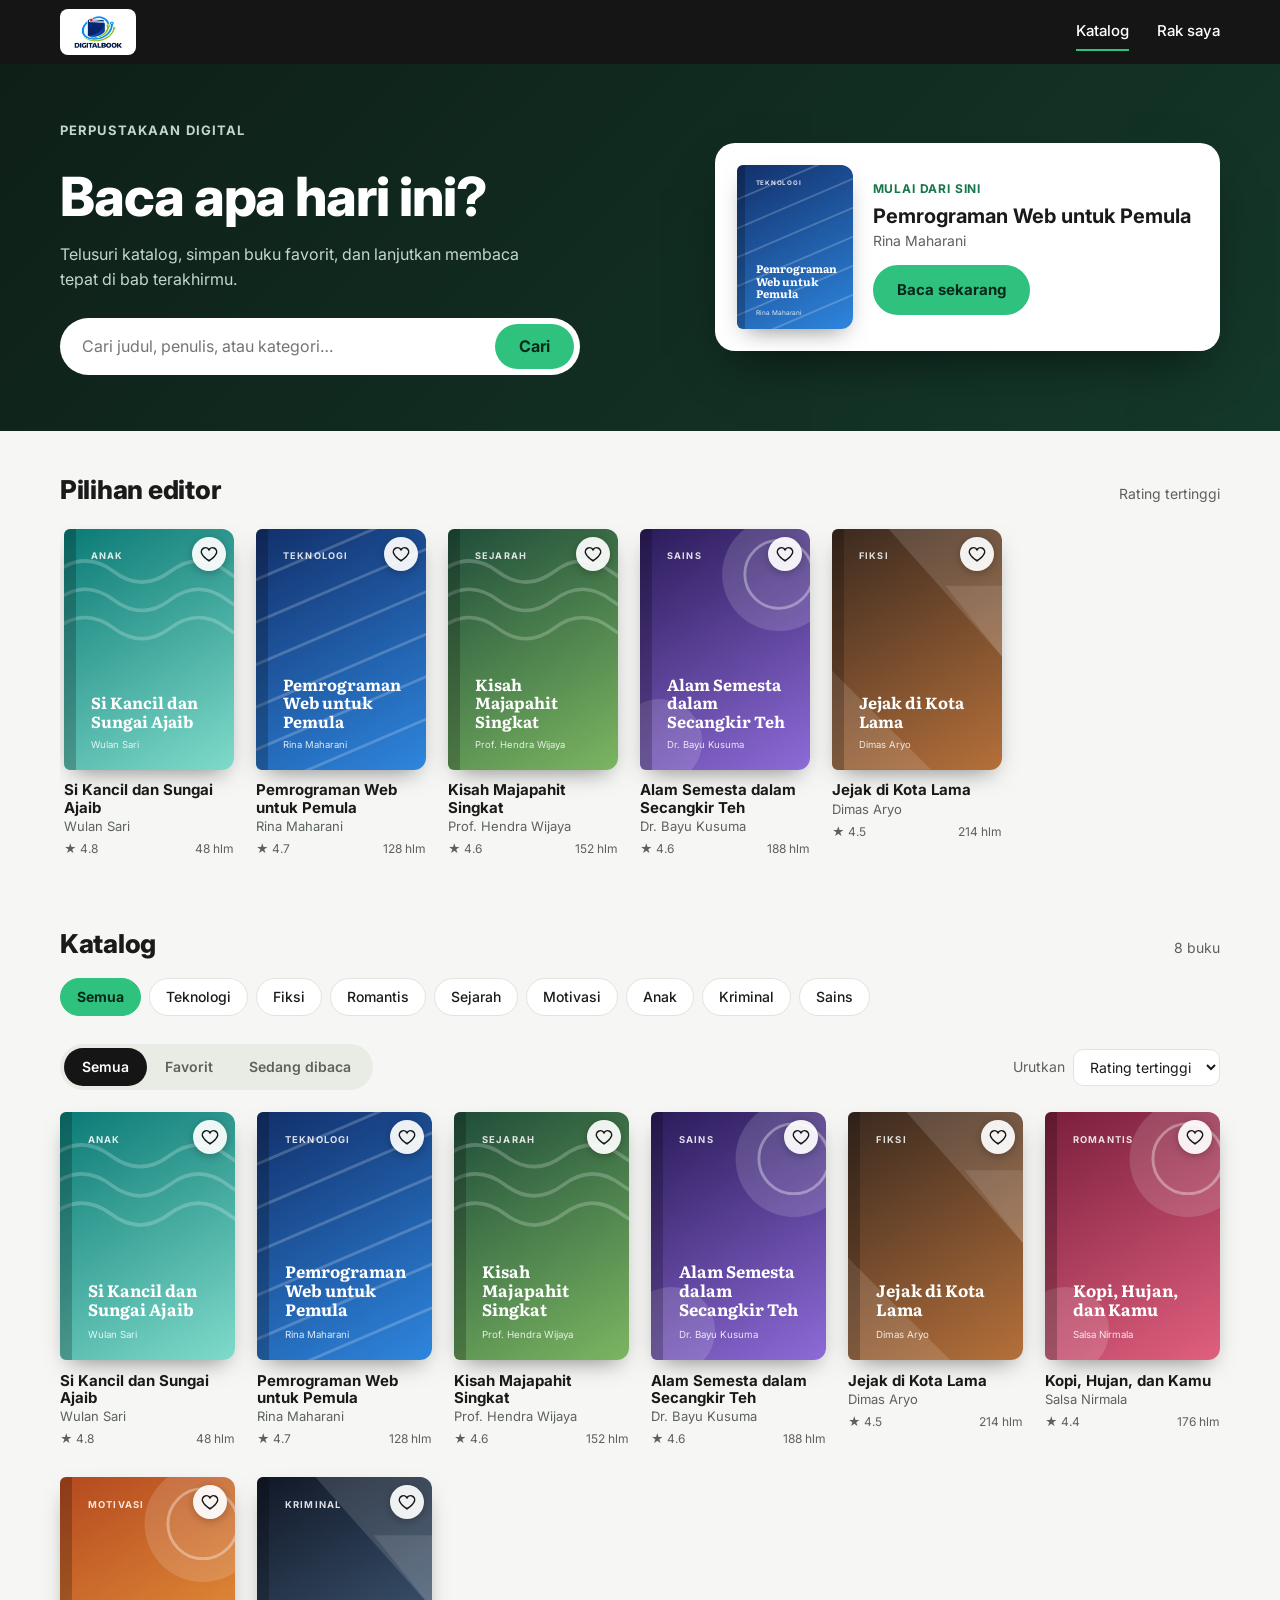
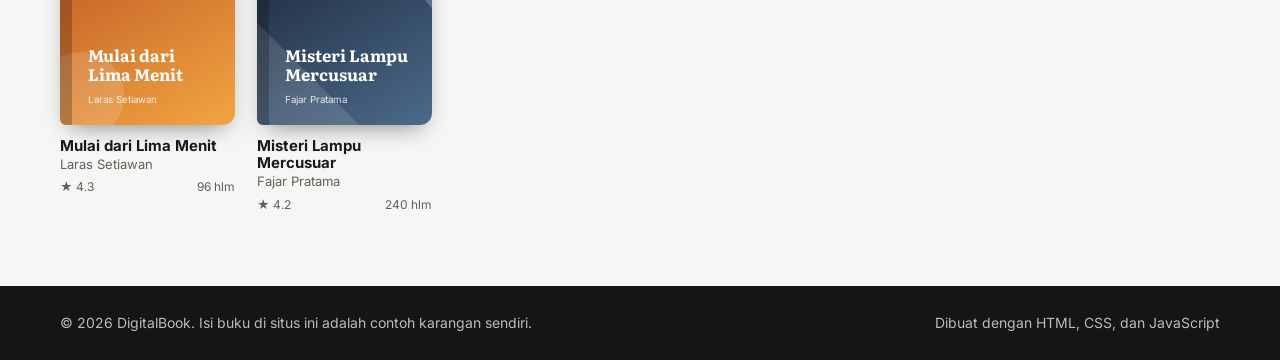
<file: index.html>
<!DOCTYPE html>
<html lang="id">
<head>
  <meta charset="UTF-8">
  <meta name="viewport" content="width=device-width, initial-scale=1.0">
  <title>DigitalBook — Perpustakaan E-Book Digital</title>
  <meta name="description" content="Baca e-book Indonesia kapan saja: telusuri katalog, simpan favorit, dan lanjutkan membaca.">
  <link rel="preconnect" href="https://fonts.googleapis.com">
  <link rel="preconnect" href="https://fonts.gstatic.com" crossorigin>
  <link href="https://fonts.googleapis.com/css2?family=Inter:wght@400;500;600;700;800&family=Literata:opsz,wght@7..72,400;7..72,700&display=swap" rel="stylesheet">
  <link rel="icon" href="assets/logo.png">
  <link rel="stylesheet" href="css/style.css">
</head>
<body data-halaman="katalog">
  <div id="nav"></div>

  <main>
    <!-- HERO: pencarian + lanjutkan membaca -->
    <section class="hero">
      <div class="wrap hero-grid">
        <div class="hero-teks">
          <p class="eyebrow">Perpustakaan digital</p>
          <h1>Baca apa hari ini?</h1>
          <p>Telusuri katalog, simpan buku favorit, dan lanjutkan membaca tepat di bab terakhirmu.</p>
          <form class="cari" id="formCari" role="search">
            <input id="q" type="search" placeholder="Cari judul, penulis, atau kategori…" aria-label="Cari buku" autocomplete="off">
            <button type="submit">Cari</button>
          </form>
        </div>
        <div class="hero-kartu" id="heroKartu"></div>
      </div>
    </section>

    <!-- PILIHAN EDITOR -->
    <section class="wrap blok" aria-labelledby="h-pilihan">
      <div class="blok-kepala"><h2 id="h-pilihan">Pilihan editor</h2><span>Rating tertinggi</span></div>
      <div class="baris" id="baris"></div>
    </section>

    <!-- KATALOG -->
    <section class="wrap blok" id="katalog" aria-labelledby="h-katalog">
      <div class="blok-kepala"><h2 id="h-katalog">Katalog</h2><span id="hitung" aria-live="polite"></span></div>

      <div class="chips" id="chips" aria-label="Filter kategori"></div>

      <div class="toolbar">
        <div class="tab" role="tablist" aria-label="Tampilan rak">
          <button role="tab" data-tab="semua" aria-selected="true">Semua</button>
          <button role="tab" data-tab="favorit" aria-selected="false">Favorit</button>
          <button role="tab" data-tab="dibaca" aria-selected="false">Sedang dibaca</button>
        </div>
        <label class="urut">Urutkan
          <select id="urut">
            <option value="rating">Rating tertinggi</option>
            <option value="baru">Terbaru</option>
            <option value="judul">Judul A–Z</option>
          </select>
        </label>
      </div>

      <div class="grid" id="grid"></div>
      <div class="kosong" id="kosong" hidden></div>
    </section>
  </main>

  <div id="footer"></div>

  <script src="js/data.js"></script>
  <script src="js/app.js"></script>
</body>
</html>
</file>
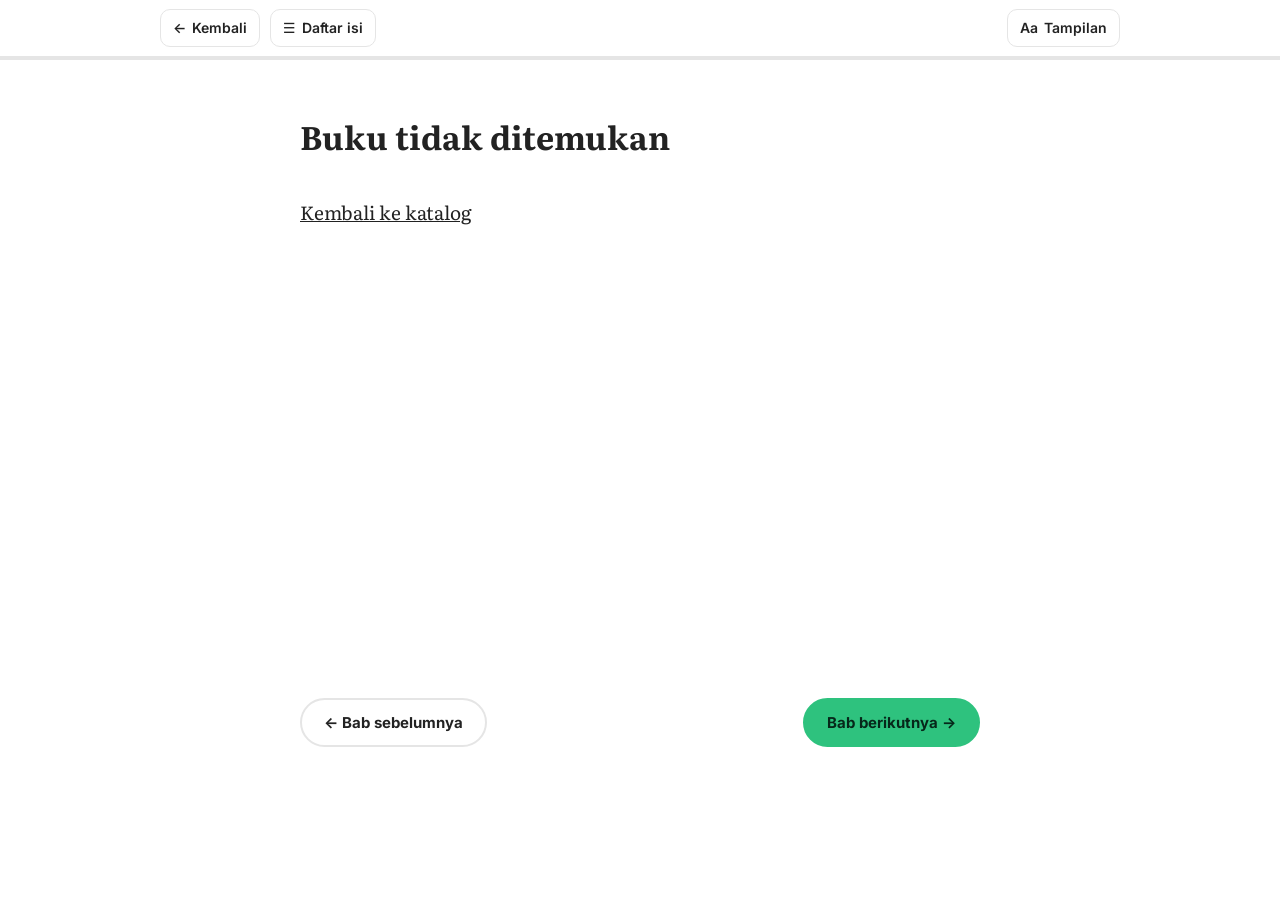
<file: baca.html>
<!DOCTYPE html>
<html lang="id" data-tema="terang" data-huruf="serif">
<head>
  <meta charset="UTF-8">
  <meta name="viewport" content="width=device-width, initial-scale=1.0">
  <title>Baca — DigitalBook</title>
  <link rel="preconnect" href="https://fonts.googleapis.com">
  <link rel="preconnect" href="https://fonts.gstatic.com" crossorigin>
  <link href="https://fonts.googleapis.com/css2?family=Inter:wght@400;500;600;700;800&family=Literata:opsz,wght@7..72,400;7..72,700&display=swap" rel="stylesheet">
  <link rel="icon" href="assets/logo.png">
  <link rel="stylesheet" href="css/style.css">
</head>
<body class="baca" data-halaman="baca">

  <header class="r-bar">
    <div class="r-isi">
      <a class="r-tombol" id="rKembali" href="index.html" aria-label="Kembali ke detail buku">← <span class="teks">Kembali</span></a>
      <button class="r-tombol" id="btnToc" aria-expanded="false" aria-controls="pToc">☰ <span class="teks">Daftar isi</span></button>
      <p class="r-judul" id="rJudul"></p>
      <button class="r-tombol" id="btnSet" aria-expanded="false" aria-controls="pSet" aria-label="Pengaturan tampilan">Aa <span class="teks">Tampilan</span></button>
    </div>
    <div class="r-garis" role="progressbar" aria-label="Progres membaca buku"><i id="rGaris"></i></div>
  </header>

  <!-- daftar isi -->
  <aside class="panel p-toc" id="pToc" hidden aria-label="Daftar isi">
    <p class="p-judul" id="tocJudul"></p>
    <nav id="tocList"></nav>
  </aside>

  <!-- pengaturan tampilan -->
  <section class="panel p-set" id="pSet" hidden aria-label="Pengaturan tampilan">
    <div class="p-baris">
      <b>Tema</b>
      <div class="pilih">
        <button class="t-terang" data-tema-pilih="terang" aria-pressed="true">Terang</button>
        <button class="t-sepia" data-tema-pilih="sepia" aria-pressed="false">Sepia</button>
        <button class="t-gelap" data-tema-pilih="gelap" aria-pressed="false">Gelap</button>
      </div>
    </div>
    <div class="p-baris">
      <b>Ukuran huruf</b>
      <div class="pilih">
        <button id="kecil" aria-label="Perkecil huruf">A−</button>
        <button id="ukuranTeks" disabled style="border-style:dashed">19 px</button>
        <button id="besar" aria-label="Perbesar huruf">A+</button>
      </div>
    </div>
    <div class="p-baris">
      <b>Jenis huruf</b>
      <div class="pilih">
        <button data-huruf-pilih="serif" aria-pressed="true" style="font-family:var(--serif)">Serif</button>
        <button data-huruf-pilih="sans" aria-pressed="false">Sans</button>
      </div>
    </div>
  </section>

  <main>
    <article class="r-artikel" id="artikel" aria-live="polite"></article>
    <div class="r-nav">
      <a class="tombol" id="prev" href="#">← Bab sebelumnya</a>
      <a class="tombol tombol-hijau" id="next" href="#">Bab berikutnya →</a>
    </div>
  </main>

  <script src="js/data.js"></script>
  <script src="js/app.js"></script>
</body>
</html>
</file>
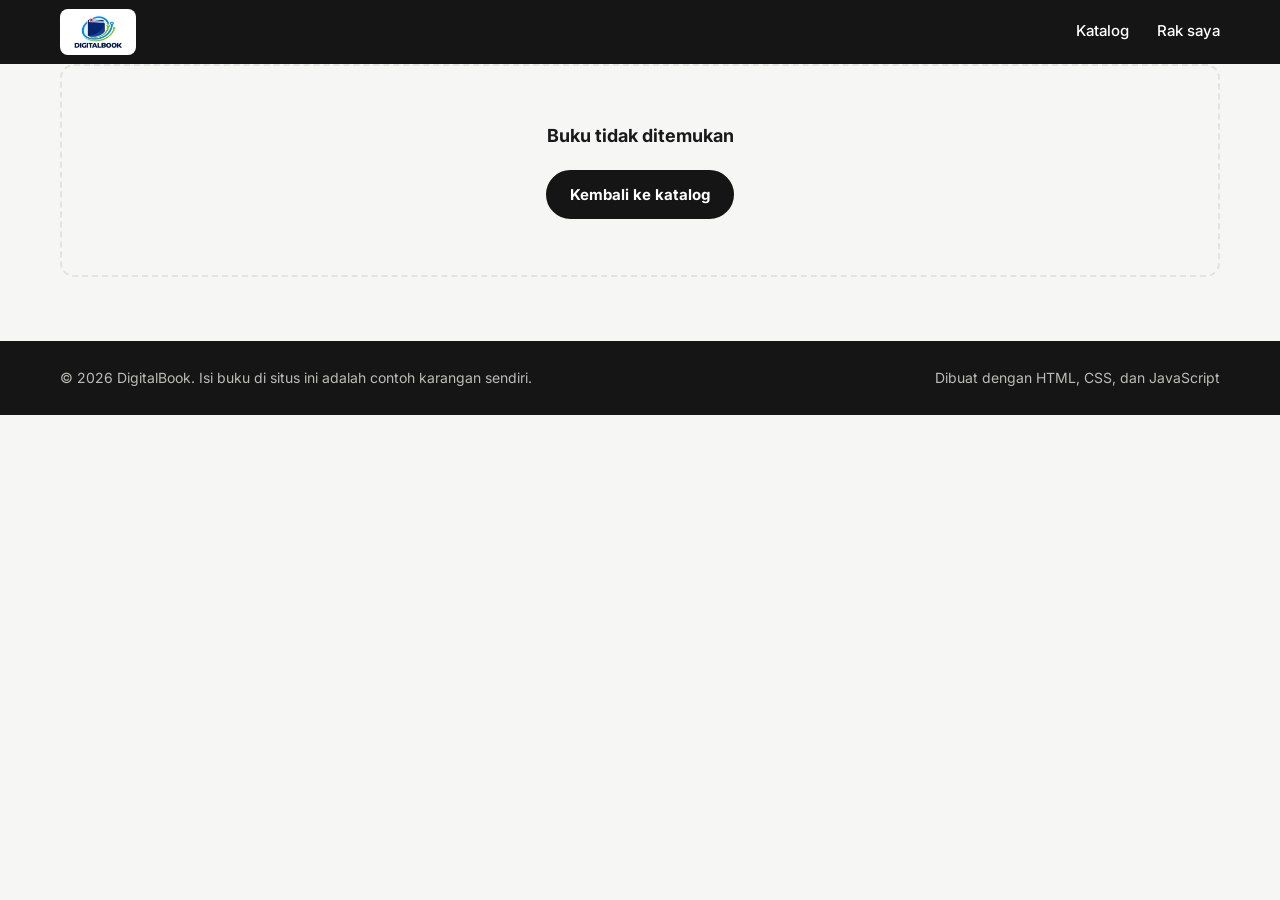
<file: buku.html>
<!DOCTYPE html>
<html lang="id">
<head>
  <meta charset="UTF-8">
  <meta name="viewport" content="width=device-width, initial-scale=1.0">
  <title>Detail Buku — DigitalBook</title>
  <link rel="preconnect" href="https://fonts.googleapis.com">
  <link rel="preconnect" href="https://fonts.gstatic.com" crossorigin>
  <link href="https://fonts.googleapis.com/css2?family=Inter:wght@400;500;600;700;800&family=Literata:opsz,wght@7..72,400;7..72,700&display=swap" rel="stylesheet">
  <link rel="icon" href="assets/logo.png">
  <link rel="stylesheet" href="css/style.css">
</head>
<body data-halaman="detail">
  <div id="nav"></div>
  <main class="wrap" id="detail"></main>
  <div id="footer"></div>

  <script src="js/data.js"></script>
  <script src="js/app.js"></script>
</body>
</html>
</file>
<file: css/style.css>
/* =====================================================
   DigitalBook — style.css
   Layout: navbar atas + hero pencarian + katalog bertab.
   Halaman: katalog (index), detail (buku), pembaca (baca).
   ===================================================== */

:root {
  --hitam: #151515;
  --hijau: #2ec27e;
  --hijau-teks: #16784a;
  --bg: #f6f7f4;
  --kartu: #ffffff;
  --garis: #e2e5de;
  --teks: #1a1a1a;
  --lunak: #5c625b;
  --radius: 14px;
  --sans: "Inter", system-ui, -apple-system, "Segoe UI", sans-serif;
  --serif: "Literata", Georgia, "Times New Roman", serif;
}

*, *::before, *::after { box-sizing: border-box; margin: 0; padding: 0; }
html { scroll-behavior: smooth; }
body {
  font-family: var(--sans);
  background: var(--bg);
  color: var(--teks);
  line-height: 1.55;
  -webkit-font-smoothing: antialiased;
}
img, svg { display: block; max-width: 100%; }
a { color: inherit; text-decoration: none; }
button, input, select { font: inherit; color: inherit; }
button { cursor: pointer; }
ul { list-style: none; }
h1, h2, h3 { line-height: 1.15; }

:focus-visible { outline: 3px solid var(--hijau); outline-offset: 3px; border-radius: 6px; }

.wrap { width: min(1160px, 92vw); margin-inline: auto; }

/* ───────── NAVBAR ───────── */
.nav { background: var(--hitam); position: sticky; top: 0; z-index: 50; }
.nav-isi { display: flex; align-items: center; justify-content: space-between; height: 64px; }
.nav-brand img { height: 46px; width: auto; background: #fff; border-radius: 8px; padding: 3px 8px; }
.nav-menu { display: flex; gap: 28px; }
.nav-menu a { color: #fff; font-size: 15px; font-weight: 500; padding: 6px 0; border-bottom: 2px solid transparent; }
.nav-menu a:hover, .nav-menu a.aktif { border-color: var(--hijau); }

/* ───────── HERO ───────── */
.hero { background: linear-gradient(135deg, #0e1f17 0%, #14382a 100%); color: #fff; }
.hero-grid { display: grid; grid-template-columns: 1.2fr 1fr; gap: 48px; align-items: center; padding: 56px 0; }
.eyebrow { color: var(--hijau); font-weight: 700; font-size: 13px; letter-spacing: .08em; text-transform: uppercase; margin-bottom: 12px; }
.hero h1 { font-size: clamp(34px, 5vw, 54px); font-weight: 800; letter-spacing: -.02em; margin-bottom: 14px; }
.hero-teks > p { color: #c4d6cc; max-width: 46ch; margin-bottom: 26px; }

.cari { display: flex; background: #fff; border-radius: 999px; padding: 6px; max-width: 520px; }
.cari input { flex: 1; border: 0; background: transparent; padding: 10px 16px; min-width: 0; color: var(--teks); }
.cari input:focus-visible { outline: none; }
.cari:focus-within { box-shadow: 0 0 0 3px var(--hijau); }
.cari button { border: 0; background: var(--hijau); color: #06281a; font-weight: 700; padding: 10px 24px; border-radius: 999px; }
.cari button:hover { background: #3bd18d; }

.hero-kartu { background: #fff; color: var(--teks); border-radius: 20px; padding: 22px; display: flex; gap: 20px; align-items: center; box-shadow: 0 24px 50px -20px rgba(0,0,0,.6); }
.hero-kartu .sampul { width: 116px; flex-shrink: 0; }
.hero-kartu .label { font-size: 12px; font-weight: 700; color: var(--hijau-teks); text-transform: uppercase; letter-spacing: .07em; }
.hero-kartu h2 { font-size: 20px; margin: 6px 0 2px; }
.hero-kartu .penulis { color: var(--lunak); font-size: 14px; margin-bottom: 14px; }

/* ───────── TOMBOL & KOMPONEN ───────── */
.tombol { display: inline-flex; align-items: center; justify-content: center; gap: 8px; border: 2px solid var(--hitam); background: var(--hitam); color: #fff; font-weight: 700; font-size: 15px; padding: 11px 22px; border-radius: 999px; transition: transform .15s, background .15s; }
.tombol:hover { transform: translateY(-1px); background: #2b2b2b; }
.tombol-hijau { background: var(--hijau); border-color: var(--hijau); color: #06281a; }
.tombol-hijau:hover { background: #3bd18d; }
.tombol-garis { background: transparent; color: var(--teks); }
.tombol-garis:hover { background: rgba(0,0,0,.05); }
.tombol-garis[aria-pressed="true"] { border-color: #e5484d; color: #c2272d; }

.progres { height: 6px; background: var(--garis); border-radius: 99px; overflow: hidden; }
.progres > i { display: block; height: 100%; background: var(--hijau); border-radius: 99px; }
.progres-teks { font-size: 12px; color: var(--lunak); margin-top: 6px; }

/* ───────── SAMPUL BUKU (dibuat dengan CSS + SVG) ───────── */
.sampul { position: relative; aspect-ratio: 120 / 170; border-radius: 6px 12px 12px 6px; overflow: hidden; background: linear-gradient(150deg, var(--a), var(--b)); color: #fff; box-shadow: 0 10px 24px -10px rgba(0,0,0,.5); }
.sampul::before { content: ""; position: absolute; inset: 0 auto 0 0; width: 7%; background: rgba(0,0,0,.22); z-index: 2; }
.sampul-pola { position: absolute; inset: 0; width: 100%; height: 100%; }
.sampul-teks { position: relative; z-index: 1; height: 100%; padding: 12% 12% 10% 16%; display: flex; flex-direction: column; justify-content: space-between; }
.sampul-kat { font-size: .6em; font-weight: 700; letter-spacing: .12em; text-transform: uppercase; opacity: .85; }
.sampul-teks strong { font-family: var(--serif); font-size: 1.05em; line-height: 1.15; margin-top: auto; }
.sampul-teks em { font-style: normal; font-size: .62em; opacity: .85; margin-top: 8px; }
.sampul { font-size: 14px; container-type: inline-size; }
.sampul-teks { font-size: clamp(9px, 9cqw, 22px); }

/* ───────── BLOK / BARIS / GRID ───────── */
.blok { padding: 44px 0 8px; }
.blok-kepala { display: flex; justify-content: space-between; align-items: baseline; gap: 16px; margin-bottom: 20px; flex-wrap: wrap; }
.blok-kepala h2 { font-size: 26px; font-weight: 800; letter-spacing: -.01em; }
.blok-kepala span { color: var(--lunak); font-size: 14px; }

.baris { display: flex; gap: 22px; overflow-x: auto; padding: 4px 4px 18px; scroll-snap-type: x proximity; }
.baris .kartu { flex: 0 0 170px; scroll-snap-align: start; }

.toolbar { display: flex; flex-wrap: wrap; gap: 14px 24px; align-items: center; justify-content: space-between; margin-bottom: 22px; }
.tab { display: inline-flex; background: #e9ece5; border-radius: 999px; padding: 4px; }
.tab button { border: 0; background: transparent; padding: 8px 18px; border-radius: 999px; font-weight: 600; font-size: 14px; color: var(--lunak); }
.tab button[aria-selected="true"] { background: var(--hitam); color: #fff; }
.urut { display: flex; align-items: center; gap: 8px; font-size: 14px; color: var(--lunak); }
.urut select { border: 1px solid var(--garis); background: #fff; border-radius: 10px; padding: 8px 12px; color: var(--teks); }

.chips { display: flex; gap: 8px; overflow-x: auto; padding-bottom: 6px; margin-bottom: 22px; }
.chip { flex-shrink: 0; border: 1px solid var(--garis); background: #fff; border-radius: 999px; padding: 7px 16px; font-size: 14px; font-weight: 500; }
.chip:hover { border-color: var(--hitam); }
.chip[aria-pressed="true"] { background: var(--hijau); border-color: var(--hijau); color: #06281a; font-weight: 700; }

.grid { display: grid; grid-template-columns: repeat(auto-fill, minmax(168px, 1fr)); gap: 28px 22px; }
.kartu { position: relative; }
.kartu-link { display: block; }
.kartu .sampul { transition: transform .2s; }
.kartu-link:hover .sampul { transform: translateY(-4px) rotate(-.6deg); }
.kartu h3 { font-size: 15px; font-weight: 700; margin-top: 12px; }
.kartu .penulis { font-size: 13px; color: var(--lunak); }
.kartu .meta { display: flex; justify-content: space-between; font-size: 12px; color: var(--lunak); margin-top: 4px; }
.kartu .progres { margin-top: 8px; height: 4px; }
.fav { position: absolute; top: 8px; right: 8px; z-index: 3; width: 34px; height: 34px; border-radius: 50%; border: 0; background: rgba(255,255,255,.92); color: var(--hitam); display: grid; place-items: center; box-shadow: 0 2px 8px rgba(0,0,0,.25); }
.fav svg { fill: none; stroke: currentColor; stroke-width: 2; }
.fav[aria-pressed="true"] { color: #e5484d; }
.fav[aria-pressed="true"] svg { fill: currentColor; }

.kosong { text-align: center; color: var(--lunak); padding: 56px 16px; border: 2px dashed var(--garis); border-radius: var(--radius); }
.kosong strong { display: block; color: var(--teks); font-size: 18px; margin-bottom: 6px; }

/* ───────── DETAIL BUKU ───────── */
.remah { padding: 24px 0 0; font-size: 14px; color: var(--lunak); }
.remah a { text-decoration: underline; }
.detail { display: grid; grid-template-columns: 300px 1fr; gap: 48px; padding: 28px 0 24px; align-items: start; }
.detail .sampul { width: 100%; font-size: 16px; }
.detail h1 { font-size: clamp(28px, 4vw, 42px); font-weight: 800; letter-spacing: -.02em; margin-bottom: 6px; }
.detail .penulis { font-size: 18px; color: var(--lunak); margin-bottom: 18px; }
.lencana { display: flex; flex-wrap: wrap; gap: 10px; margin-bottom: 22px; }
.lencana span { background: #fff; border: 1px solid var(--garis); border-radius: 999px; padding: 5px 14px; font-size: 13px; font-weight: 600; }
.detail .sinopsis { max-width: 62ch; font-size: 17px; margin-bottom: 26px; }
.aksi { display: flex; flex-wrap: wrap; gap: 12px; margin-bottom: 22px; }
.detail .progres { max-width: 320px; }

.daftar-bab { background: #fff; border: 1px solid var(--garis); border-radius: var(--radius); overflow: hidden; }
.daftar-bab a { display: flex; gap: 16px; align-items: center; padding: 16px 20px; border-top: 1px solid var(--garis); }
.daftar-bab li:first-child a { border-top: 0; }
.daftar-bab a:hover { background: #f1f4ee; }
.daftar-bab .no { width: 32px; height: 32px; border-radius: 50%; background: var(--hitam); color: #fff; display: grid; place-items: center; font-size: 13px; font-weight: 700; flex-shrink: 0; }
.daftar-bab .panah { margin-left: auto; color: var(--lunak); }

/* ───────── FOOTER ───────── */
.footer { margin-top: 64px; background: var(--hitam); color: #b9bdb7; font-size: 14px; }
.footer .wrap { display: flex; flex-wrap: wrap; justify-content: space-between; gap: 8px 24px; padding: 26px 0; }

/* ───────── PEMBACA ───────── */
html { --bg-baca: #ffffff; --tx-baca: #222222; --bar-baca: #ffffff; --gr-baca: #e5e5e5; }
html[data-tema="sepia"] { --bg-baca: #f4ecd8; --tx-baca: #433422; --bar-baca: #ece2c8; --gr-baca: #d9ccaa; }
html[data-tema="gelap"] { --bg-baca: #14161a; --tx-baca: #d6d9de; --bar-baca: #1c1f25; --gr-baca: #2c3038; }

body.baca { background: var(--bg-baca); color: var(--tx-baca); transition: background .25s, color .25s; }
.r-bar { position: sticky; top: 0; z-index: 40; background: var(--bar-baca); border-bottom: 1px solid var(--gr-baca); }
.r-isi { display: flex; align-items: center; gap: 10px; height: 56px; width: min(960px, 94vw); margin-inline: auto; }
.r-judul { flex: 1; min-width: 0; text-align: center; font-size: 14px; font-weight: 600; white-space: nowrap; overflow: hidden; text-overflow: ellipsis; }
.r-tombol { display: inline-flex; align-items: center; gap: 6px; border: 1px solid var(--gr-baca); background: transparent; border-radius: 10px; height: 38px; padding: 0 12px; font-size: 14px; font-weight: 600; color: inherit; }
.r-tombol:hover { background: rgba(127,127,127,.15); }
.r-garis { height: 3px; background: var(--gr-baca); }
.r-garis i { display: block; height: 100%; width: 0; background: var(--hijau); transition: width .2s; }

.r-artikel { width: min(680px, 90vw); margin: 0 auto; padding: 56px 0 24px; min-height: 70vh; font-family: var(--serif); font-size: var(--fs, 19px); line-height: 1.85; }
html[data-huruf="sans"] .r-artikel { font-family: var(--sans); }
.r-artikel .bab-no { font-family: var(--sans); font-size: .62em; letter-spacing: .1em; text-transform: uppercase; opacity: .65; font-weight: 700; margin-bottom: 8px; }
.r-artikel h1 { font-size: 1.7em; line-height: 1.25; margin-bottom: 1.2em; }
.r-artikel p { margin-bottom: 1.2em; text-indent: 1.5em; }
.r-artikel p:first-of-type { text-indent: 0; }

.r-nav { width: min(680px, 90vw); margin: 0 auto; padding: 8px 0 72px; display: flex; justify-content: space-between; gap: 12px; }
.r-nav .tombol { background: transparent; color: inherit; border-color: var(--gr-baca); }
.r-nav .tombol:hover { background: rgba(127,127,127,.15); }
.r-nav .tombol:disabled { opacity: .35; pointer-events: none; }
.r-nav .tombol-hijau { background: var(--hijau); border-color: var(--hijau); color: #06281a; }

/* panel pengaturan & daftar isi */
.panel { position: fixed; z-index: 60; background: var(--bar-baca); color: var(--tx-baca); border: 1px solid var(--gr-baca); border-radius: 16px; box-shadow: 0 20px 50px -15px rgba(0,0,0,.45); }
.panel[hidden] { display: none; }
.p-set { top: 64px; right: max(3vw, calc((100vw - 960px) / 2)); width: 300px; padding: 18px; }
.p-toc { top: 64px; left: max(3vw, calc((100vw - 960px) / 2)); width: 320px; max-height: calc(100vh - 90px); overflow: auto; padding: 8px; }
.p-baris { margin-bottom: 16px; }
.p-baris:last-child { margin-bottom: 0; }
.p-baris > b { display: block; font-size: 12px; letter-spacing: .07em; text-transform: uppercase; opacity: .65; margin-bottom: 8px; }
.pilih { display: flex; gap: 8px; }
.pilih button { flex: 1; border: 2px solid var(--gr-baca); background: transparent; color: inherit; border-radius: 10px; padding: 9px 4px; font-weight: 600; font-size: 14px; }
.pilih button[aria-pressed="true"] { border-color: var(--hijau); }
.pilih .t-terang { background: #fff; color: #222; }
.pilih .t-sepia { background: #f4ecd8; color: #433422; }
.pilih .t-gelap { background: #14161a; color: #d6d9de; }
.p-toc a { display: flex; gap: 12px; padding: 12px; border-radius: 10px; font-size: 15px; }
.p-toc a:hover { background: rgba(127,127,127,.15); }
.p-toc a[aria-current="true"] { background: rgba(46,194,126,.18); font-weight: 700; }
.p-toc .no { opacity: .6; width: 22px; }
.p-judul { padding: 10px 12px 6px; font-weight: 800; font-size: 15px; }

/* ───────── RESPONSIF ───────── */
@media (max-width: 860px) {
  .hero-grid { grid-template-columns: 1fr; gap: 28px; padding: 36px 0; }
  .detail { grid-template-columns: 1fr; gap: 24px; }
  .detail .sampul { width: 190px; }
}
@media (max-width: 560px) {
  .nav-menu { gap: 18px; }
  .nav-brand img { height: 40px; }
  .hero-kartu { flex-direction: column; text-align: center; }
  .hero-kartu .sampul { width: 130px; }
  .grid { grid-template-columns: repeat(2, 1fr); gap: 24px 14px; }
  .baris .kartu { flex-basis: 140px; }
  .tab button { padding: 8px 12px; }
  .p-set, .p-toc { left: 3vw; right: 3vw; width: auto; }
  .r-tombol .teks { display: none; }
  .r-artikel { padding-top: 36px; }
}
@media (prefers-reduced-motion: reduce) {
  html { scroll-behavior: auto; }
  * { transition: none !important; }
}
</file>
